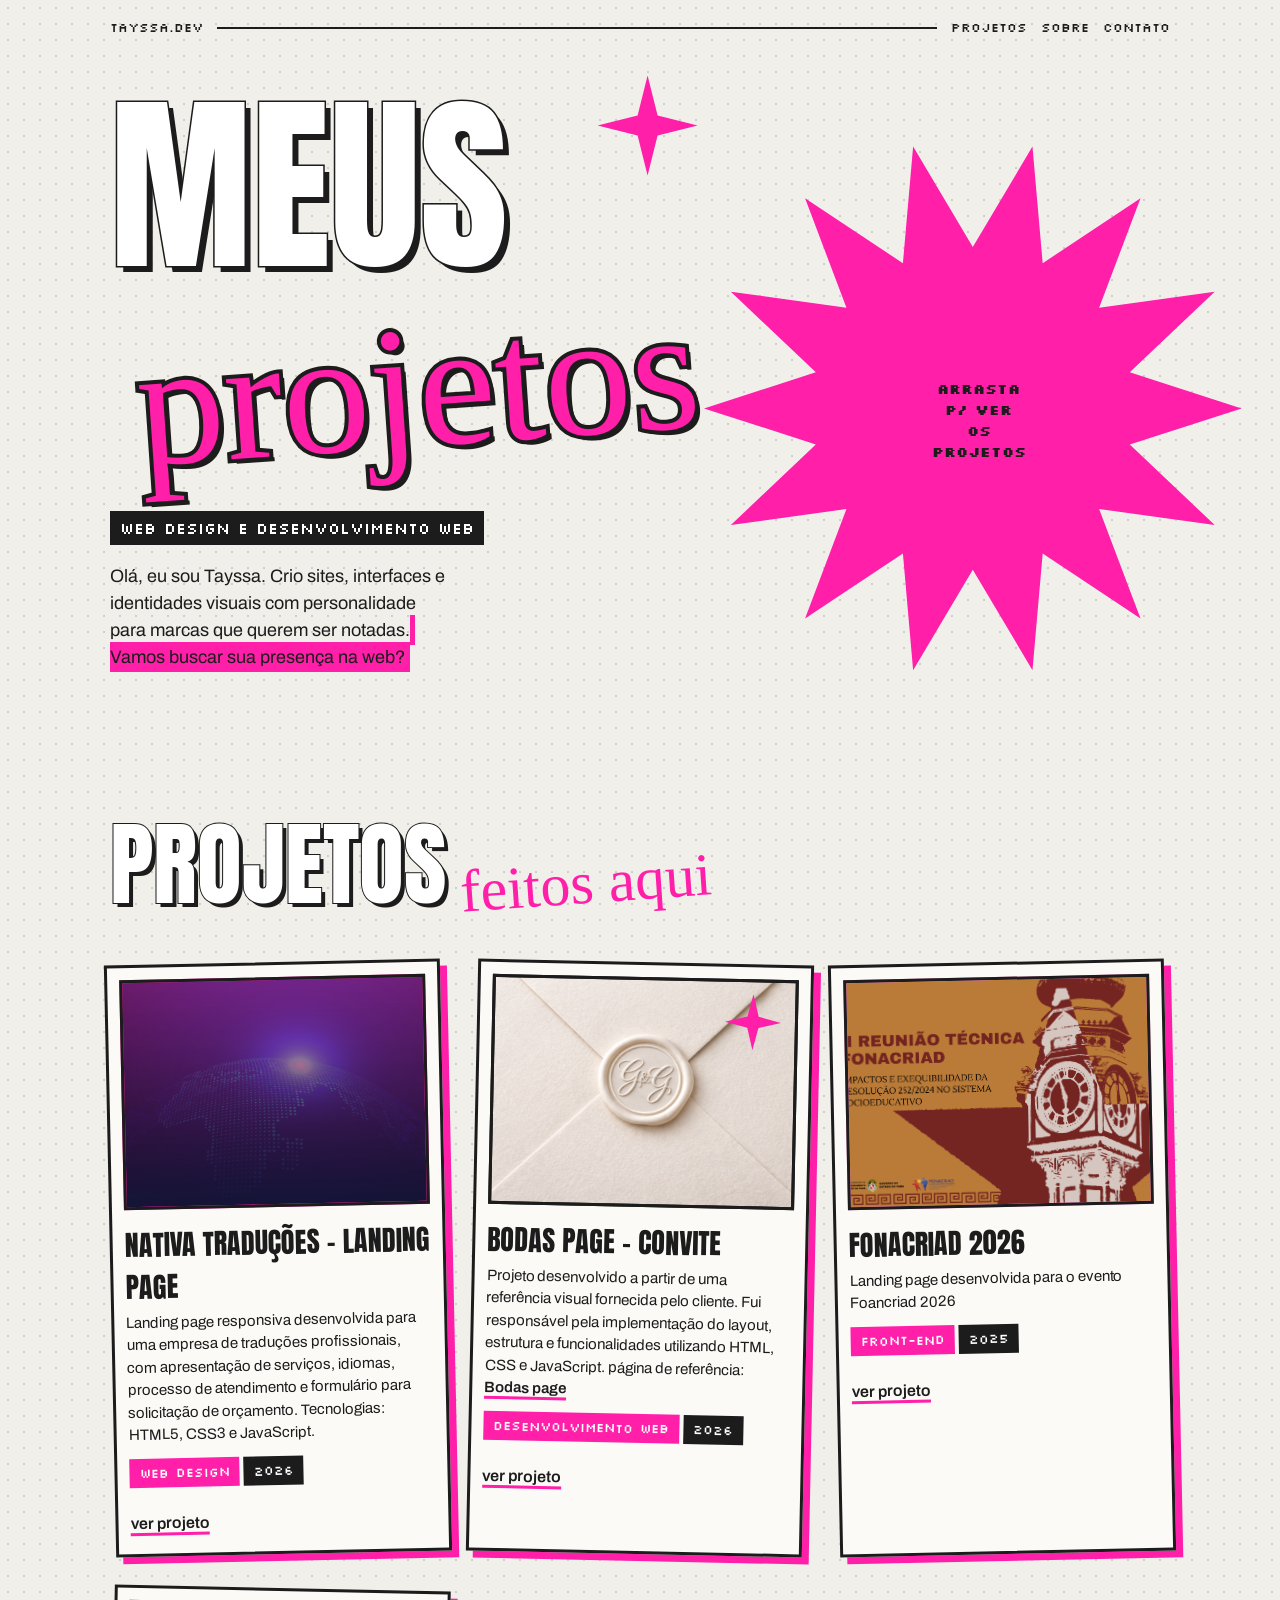
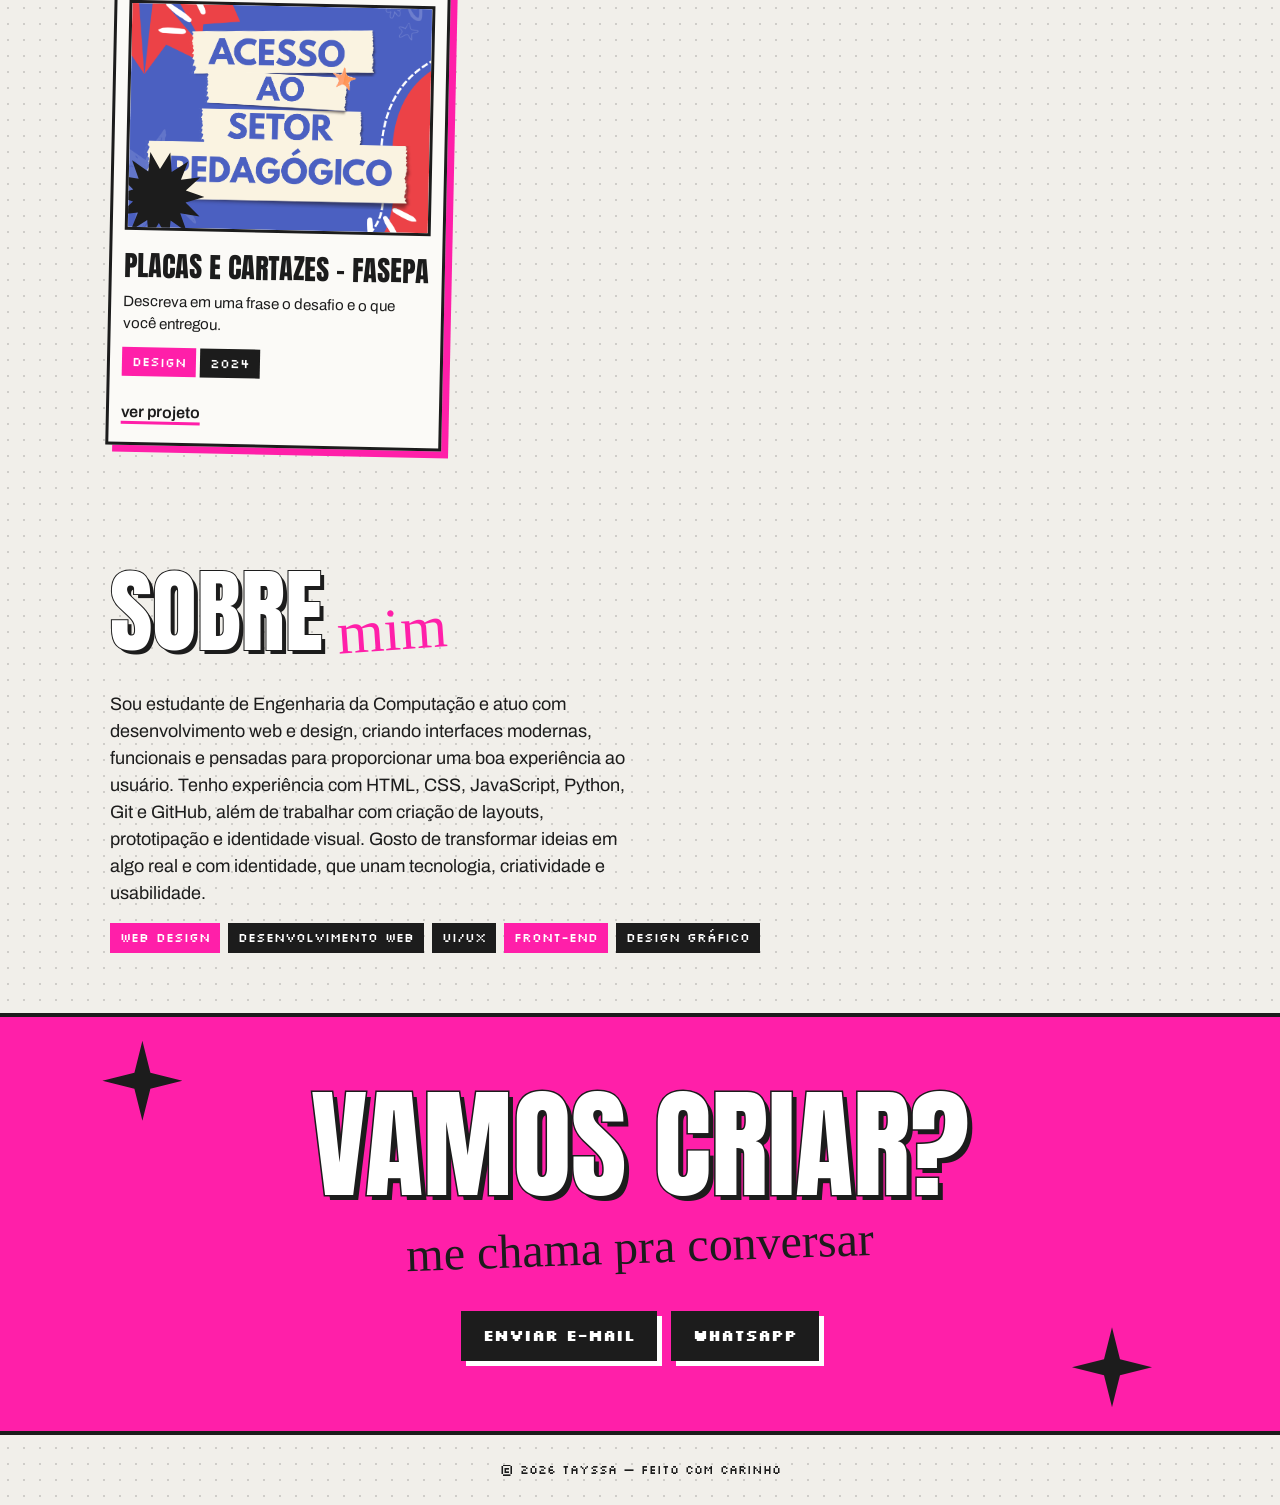
<file: index.html>
<!DOCTYPE html>
<html lang="pt-BR">

<head>
  <meta charset="utf-8">
  <meta name="viewport" content="width=device-width, initial-scale=1, viewport-fit=cover">
  <title>Portfólio — Tayssa</title>
  <link
    href="https://fonts.googleapis.com/css2?family=Anton&family=Permanent+Marker&family=Silkscreen:wght@400;700&family=Archivo:wght@400;600&display=swap"
    rel="stylesheet">
  <style>
    :root {
      --pink: #ff1fa9;
      --pink2: #f27ac0;
      --paper: #f1efea;
      --ink: #1c1c1c;
      --dot: rgba(0, 0, 0, .14);
      --card: #fbfaf7;
      box-sizing: border-box;
      padding-top: env(safe-area-inset-top, 0px);
      padding-bottom: env(safe-area-inset-bottom, 0px)
    }

    @media (prefers-color-scheme:dark) {
      :root:not([data-theme="light"]) {
        --paper: #171717;
        --ink: #f1efea;
        --dot: rgba(255, 255, 255, .12);
        --card: #232323
      }
    }

    :root[data-theme="dark"] {
      --paper: #171717;
      --ink: #f1efea;
      --dot: rgba(255, 255, 255, .12);
      --card: #232323
    }

    * {
      box-sizing: border-box;
      margin: 0
    }

    html {
      scroll-behavior: smooth;
      scroll-padding-top: env(safe-area-inset-top, 0px)
    }

    body {
      background: var(--paper) radial-gradient(var(--dot) 1px, transparent 1.5px) 0 0/16px 16px;
      color: var(--ink);
      font-family: Archivo, system-ui, sans-serif;
      line-height: 1.5;
      overflow-x: hidden
    }

    a {
      color: inherit
    }

    a:focus-visible {
      outline: 3px solid var(--pink);
      outline-offset: 3px
    }

    .wrap {
      max-width: 1100px;
      margin: 0 auto;
      padding: 0 20px
    }

    .tag {
      font-family: Silkscreen, monospace;
      font-size: 13px;
      background: #1c1c1c;
      color: #fff;
      padding: 5px 10px;
      display: inline-block
    }

    .marker {
      font-family: 'Permanent Marker', cursive;
      color: var(--pink)
    }

    h1,
    h2 {
      font-family: Anton, Impact, sans-serif;
      font-weight: 400;
      line-height: .95;
      text-transform: uppercase
    }
    .pink{
      background-color:#ff1fa9;
      width: max-content;
      padding: 5px;
    }
    .star {
      position: absolute;
      background: #1c1c1c;
      clip-path: polygon(50% 0, 60% 40%, 100% 50%, 60% 60%, 50% 100%, 40% 60%, 0 50%, 40% 40%)
    }

    .star.p {
      background: var(--pink)
    }

    .burst {
      position: absolute;
      background: var(--pink)
    }

    .check {
      background: repeating-conic-gradient(var(--pink) 0 25%, #fff 0 50%) 0 0/28px 28px
    }

    .halftone {
      background: radial-gradient(#1c1c1c 28%, transparent 30%) 0 0/9px 9px, #fff
    }

    nav {
      display: flex;
      justify-content: space-between;
      align-items: center;
      padding: 18px 0;
      font-family: Silkscreen, monospace;
      font-size: 13px
    }

    nav span {
      flex: 1;
      border-top: 2px solid var(--ink);
      margin: 0 14px
    }

    nav a {
      text-decoration: none
    }

    /* hero */
    .hero {
      position: relative;
      padding: 40px 0 90px
    }

    .hero h1 {
      font-size: clamp(64px, 16vw, 190px);
      -webkit-text-stroke: 3px #1c1c1c;
      color: #fff;
      paint-order: stroke fill;
      text-shadow: 6px 6px 0 #1c1c1c
    }

    .hero .marker {
      display: block;
      font-size: clamp(40px, 8vw, 96px);
      line-height: .9;
      margin: .1em 0 0 .5em;
      transform: rotate(-5deg);
      text-shadow: 5px 5px 0 #1c1c1c
    }

    .hero .pj {
      font-family: 'Permanent Marker', cursive;
      color: var(--pink);
      -webkit-text-stroke: 8px #1c1c1c;
      paint-order: stroke fill;
      font-size: .92em;
      line-height: 1.1;
      display: inline-block;
      transform: rotate(-4deg);
      margin-left: .15em;
      text-shadow: 5px 5px 0 #1c1c1c;
      text-transform: none
    }

    .hero .tag {
      margin-top: 28px;
      font-size: 16px
    }

    .hero .lead {
      max-width: 34ch;
      margin-top: 18px;
      font-size: 18px
    }

    .polaroid {
      position: absolute;
      right: 2%;
      top: 70px;
      width: min(230px, 38vw);
      aspect-ratio: 1;
      transform: rotate(7deg);
      border: 6px solid #fff;
      box-shadow: 6px 6px 0 #1c1c1c;
      overflow: hidden
    }

    .polaroid.check {
      border-color: #fff
    }

    .hero {
      --b: clamp(300px, 42vw, 660px);
      --r: calc(3vw - (100vw - 100%)/2)
    }

    .hero .burst {
      width: var(--b);
      height: var(--b);
      right: var(--r);
      top: 50%;
      margin-top: calc(var(--b)/-2)
    }

    .hero h1,
    .hero .tag,
    .hero .lead {
      position: relative;
      z-index: 1
    }

    .hero .star {
      width: 100px;
      height: 100px;
      left: 46%;
      top: 20px
    }

    .hero .sticker {
      position: absolute;
      z-index: 2;
      right: calc(var(--r) + var(--b)/2 - 55px);
      top: calc(50% - 55px);
      background: transparent;
      color: #1c1c1c;
      font-weight: 700;
      font-family: Silkscreen, monospace;
      font-size: 14px;
      text-align: center;
      padding: 26px 14px;
      width: 110px;
      height: 110px;
      display: grid;
      place-items: center
    }

    /* projetos */
    section {
      padding: 60px 0
    }

    .head {
      display: flex;
      flex-wrap: wrap;
      align-items: baseline;
      gap: 14px;
      margin-bottom: 34px
    }

    .head h2 {
      font-size: clamp(44px, 9vw, 92px);
      -webkit-text-stroke: 2px #1c1c1c;
      color: #fff;
      paint-order: stroke fill;
      text-shadow: 4px 4px 0 #1c1c1c
    }

    .head .marker {
      font-size: clamp(34px, 6vw, 60px);
      transform: rotate(-4deg)
    }

    .grid {
      display: grid;
      grid-template-columns: repeat(auto-fill, minmax(290px, 1fr));
      gap: 34px 26px
    }

    .card {
      background: var(--card);
      border: 3px solid #1c1c1c;
      box-shadow: 7px 7px 0 var(--pink);
      padding: 12px 12px 18px;
      position: relative;
      transition: transform .15s
    }

    .card:nth-child(odd) {
      transform: rotate(-1.2deg)
    }

    .card:nth-child(even) {
      transform: rotate(1.2deg)
    }

    .card:hover {
      transform: rotate(0) translateY(-4px)
    }

    .art {
      aspect-ratio: 4/3;
      border: 3px solid #1c1c1c;
      position: relative;
      overflow: hidden;
      display: grid;
      place-items: center
    }
    .art img {
      position: absolute;
      inset: 0;
      width: 100%;
      height: 100%;
      object-fit: cover;
      object-position: center;
      display: block
    }

    .art b {
      font-family: Anton, sans-serif;
      font-weight: 400;
      font-size: 64px;
      text-transform: uppercase;
      color: #fff;
      -webkit-text-stroke: 2px #1c1c1c;
      paint-order: stroke fill;
      text-shadow: 4px 4px 0 #1c1c1c;
      position: relative
    }

    .a1 {
      background: var(--pink)
    }

    .a2 {
      background: #1c1c1c
    }

    .a2 b {
      text-shadow: 4px 4px 0 var(--pink)
    }

    .a3 {
      background: #fff
    }

    .a4 {
      background: var(--pink2)
    }

    .a5 {
      background: var(--paper) repeating-linear-gradient(45deg, transparent 0 14px, var(--pink) 14px 18px)
    }

    .a6 {
      background: #fff
    }

    .card h3 {
      font-family: Anton, sans-serif;
      font-weight: 400;
      font-size: 28px;
      text-transform: uppercase;
      margin: 14px 0 4px
    }

    .card h3 a {
      text-decoration: none
    }

    .card h3 a:hover {
      color: var(--pink)
    }

    .card p {
      font-size: 15px;
      margin-bottom: 12px
    }

    .card .tag {
      background: var(--pink);
      margin-right: 4px
    }

    .card .tag.k {
      background: #1c1c1c
    }

    .card a {
      font-weight: 600;
      text-decoration-color: var(--pink);
      text-decoration-thickness: 3px;
      text-underline-offset: 4px
    }

    /* sobre */
    .about {
      display: block
    }

    .photo {
      aspect-ratio: 3/4;
      max-width: 340px;
      margin: 0 auto;
      position: relative;
      border: 3px solid #1c1c1c;
      box-shadow: 8px 8px 0 #1c1c1c;
      background: var(--pink);
      transform: rotate(-3deg);
      display: grid;
      place-items: center
    }

    .photo span {
      font-family: Silkscreen, monospace;
      color: #fff;
      font-size: 14px;
      text-align: center;
      padding: 10px
    }

    .photo .star {
      width: 60px;
      height: 60px;
      right: -22px;
      top: -22px
    }

    .about p {
      font-size: 18px;
      margin: 16px 0;
      max-width: 52ch
    }

    .skills {
      display: flex;
      flex-wrap: wrap;
      gap: 8px
    }

    .skills .tag:nth-child(3n+1) {
      background: var(--pink)
    }

    /* contato */
    .contact {
      background: var(--pink);
      border-top: 4px solid #1c1c1c;
      border-bottom: 4px solid #1c1c1c;
      text-align: center;
      position: relative;
      overflow: hidden;
      padding: 70px 0
    }

    .contact h2 {
      font-size: clamp(46px, 11vw, 120px);
      color: #fff;
      -webkit-text-stroke: 3px #1c1c1c;
      paint-order: stroke fill;
      text-shadow: 5px 5px 0 #1c1c1c
    }

    .contact .marker {
      color: #1c1c1c;
      font-size: clamp(28px, 5vw, 48px);
      display: block;
      margin: 10px 0 28px;
      transform: rotate(-2deg)
    }

    .btns {
      display: flex;
      flex-wrap: wrap;
      gap: 14px;
      justify-content: center
    }

    .btn {
      font-family: Silkscreen, monospace;
      font-weight: 700;
      font-size: 15px;
      background: #1c1c1c;
      color: #fff;
      padding: 14px 22px;
      text-decoration: none;
      box-shadow: 5px 5px 0 #fff
    }

    .btn:hover {
      background: #fff;
      color: #1c1c1c;
      box-shadow: 5px 5px 0 #1c1c1c
    }

    .contact .star {
      width: 80px;
      height: 80px
    }

    footer {
      padding: 26px 0;
      font-family: Silkscreen, monospace;
      font-size: 12px;
      text-align: center
    }

    @media(max-width:760px) {
      .about {
        grid-template-columns: 1fr
      }

      .polaroid {
        position: relative;
        top: 0;
        right: auto;
        margin: 30px auto 0
      }

      .hero .burst,
      .hero .sticker {
        display: none
      }

      .hero .star {
        left: auto;
        right: 10px
      }
    }

    @media(prefers-reduced-motion:reduce) {
      .card {
        transition: none
      }
    }
  </style>
</head>

<body>
  <div class="wrap">
    <nav><a href="#top">Tayssa.dev</a><span></span><a href="#projetos">projetos</a>&nbsp;&nbsp;<a
        href="#sobre">sobre</a>&nbsp;&nbsp;<a href="#contato">contato</a></nav>

    <header class="hero" id="top">
      <i class="star p" aria-hidden="true"></i>
      <i class="burst" aria-hidden="true"></i>
      <h1>Meus<br><span class="pj">projetos</span></h1>
      <span class="tag">web design e desenvolvimento web</span>
      <p class="lead">Olá, eu sou Tayssa. Crio sites, interfaces e identidades visuais com personalidade para marcas
        que querem ser notadas.<span class="pink"> Vamos buscar sua presença na web?</span></p>
      <div class="sticker">arrasta p/ ver os projetos</div>
    </header>

    <section id="projetos">
      <div class="head">
        <h2>Projetos</h2><span class="marker">feitos aqui</span>
      </div>
      <div class="grid">
        <article class="card">
          <div class="art a1"><img src="paginas/NativaTraduções/img/Frame 12.png" alt=""></div>
          <h3>Nativa Traduções - Landing Page</h3>
          <p>Landing page responsiva desenvolvida para uma empresa de traduções profissionais, com apresentação de serviços, idiomas, processo de atendimento e formulário para solicitação de orçamento.

Tecnologias: HTML5, CSS3 e JavaScript.</p><span class="tag">web design</span><span
            class="tag k">2026</span><br><br><a href="paginas/NativaTraduções/index.html">ver projeto</a>
        </article>
        <article class="card">
          <div class="art a2"><img src="paginas/bodas_page/img/capa_img.png" alt=""><i class="star p" style="width:56px;height:56px;right:14px;top:12px"></i></div>
          <h3>Bodas Page - Convite</h3>
          <p>Projeto desenvolvido a partir de uma referência visual fornecida pelo cliente. Fui responsável pela implementação do layout, estrutura e funcionalidades utilizando HTML, CSS e JavaScript.
            página de referência: <a href="https://finca-demo.thedigitalyes.com/">Bodas page</a>
          </p><span class="tag">desenvolvimento web</span><span
            class="tag k">2026</span><br><br><a href="paginas/bodas_page/index.html">ver projeto</a>
        </article>
        <!-- <article class="card">
          <div class="art a3 halftone"><img src="img/cofee.png" alt=""></div>
          <h3>Coffe shop - Page</h3>
          <p>Descreva em uma frase o desafio e o que você entregou.</p><span class="tag">design de interface</span><span
            class="tag k">2025</span><br><br><a href="cofee.html">ver projeto</a>
        </article> -->
         <article class="card">
          <div class="art a4 check" style="background-size:34px 34px"><img src="img/banner fonacriad2026.png" alt=""></div>
          <h3>FONACRIAD 2026</h3>
          <p>Landing page desenvolvida para o evento Foancriad 2026</p><span class="tag">front-end</span><span
            class="tag k">2025</span><br><br><a href="https://fasepa.pa.gov.br/ii-reuniao-tecnica-fonacriad/">ver projeto</a>
        </article> 
        <!-- <article class="card">
          <div class="art a5"><img src="img/barber.png" alt=""></div>
          <h3>Barber Curse - Landing Page</h3>
          <p>Descreva em uma frase o desafio e o que você entregou.</p><span class="tag">e-commerce</span><span
            class="tag k">2025</span><br><br><a href="barber.html">ver projeto</a>
        </article> -->
        <article class="card">
          <div class="art a6"><img src="img/Acesso ao Setor Pedagogico.png" alt=""><i class="burst"
              style="width:90px;height:90px;left:-14px;bottom:-14px;background:#1c1c1c"></i></div>
          <h3>Placas e
              Cartazes - FASEPA</a></h3>
          <p>Descreva em uma frase o desafio e o que você entregou.</p><span class="tag">design</span><span
            class="tag k">2024</span><br><br><a href="fasepa.html" target="_blank"
            rel="noopener">ver projeto</a>
        </article>
      </div>
    </section>

    <section id="sobre">
      <div class="about">
        <div>
          <div class="head" style="margin-bottom:0">
            <h2>Sobre</h2><span class="marker">mim</span>
          </div>
          <p>Sou estudante de Engenharia da Computação e atuo com desenvolvimento web e design, criando interfaces modernas, funcionais e pensadas para proporcionar uma boa experiência ao usuário.

Tenho experiência com HTML, CSS, JavaScript, Python, Git e GitHub, além de trabalhar com criação de layouts, prototipação e identidade visual. Gosto de transformar ideias em algo real e com identidade, que unam tecnologia, criatividade e usabilidade. </p>
          <div class="skills"><span class="tag">web design</span><span class="tag">desenvolvimento web</span><span
              class="tag">UI/UX</span><span class="tag">front-end</span><span class="tag">design gráfico</span></div>
        </div>
      </div>
    </section>
  </div>

  <section class="contact" id="contato">
    <i class="star" aria-hidden="true" style="left:8%;top:24px"></i>
    <i class="star" aria-hidden="true" style="right:10%;bottom:24px"></i>
    <div class="wrap">
      <h2>Vamos criar?</h2>
      <span class="marker">me chama pra conversar</span>
      <div class="btns">
        <a class="btn" href="mailto:taissasouza05@gmail.com">enviar e-mail</a>
        <a class="btn" href="https://wa.me/91981791481">whatsapp</a>
      </div>
    </div>
  </section>
  <footer>© 2026 Tayssa — feito com carinho</footer>

  <script>
    // formas de explosão (burst) em CSS clip-path
    (function () {
      var n = 14, p = []; for (var i = 0; i < n * 2; i++) { var r = i % 2 ? 30 : 50, a = Math.PI * i / n; p.push((50 + r * Math.cos(a)).toFixed(1) + '% ' + (50 + r * Math.sin(a)).toFixed(1) + '%') }
      document.querySelectorAll('.burst').forEach(function (e) { e.style.clipPath = 'polygon(' + p.join(',') + ')' })
    })();
  </script>
</body>

</html>
</file>
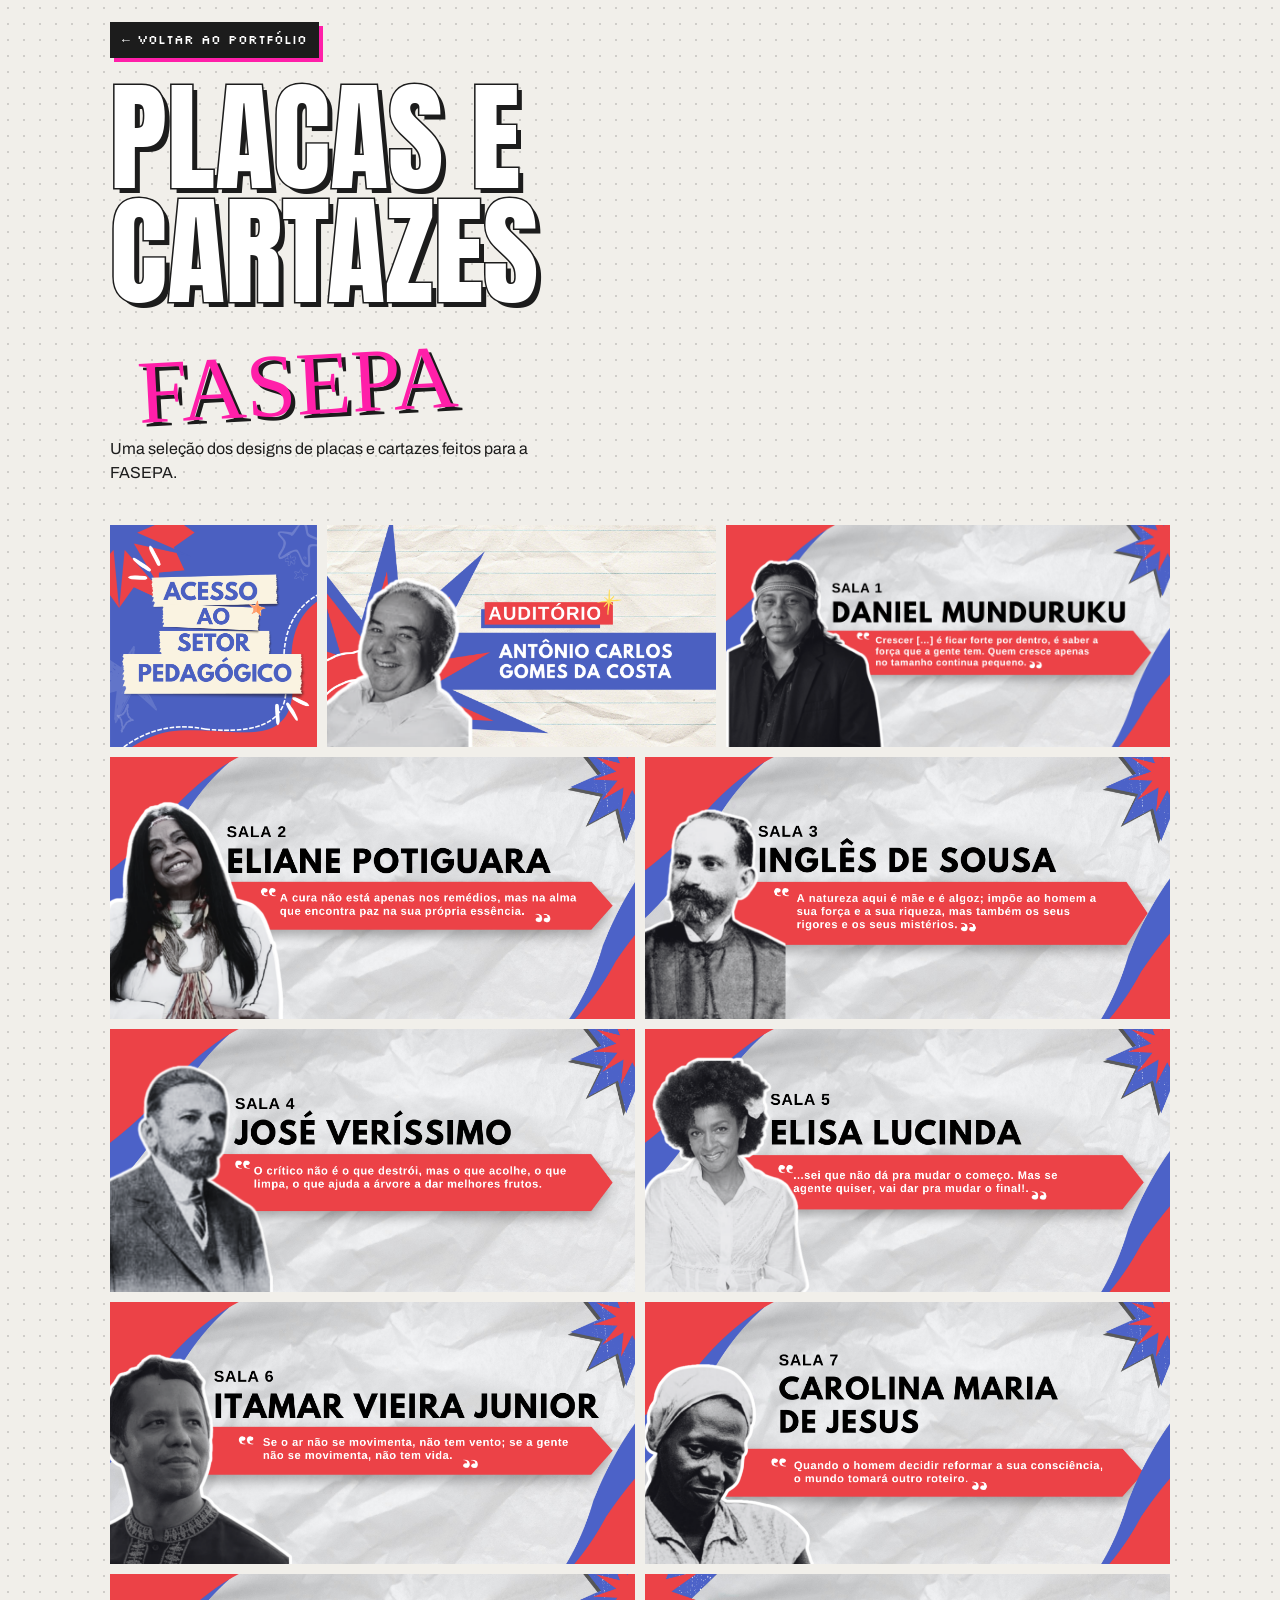
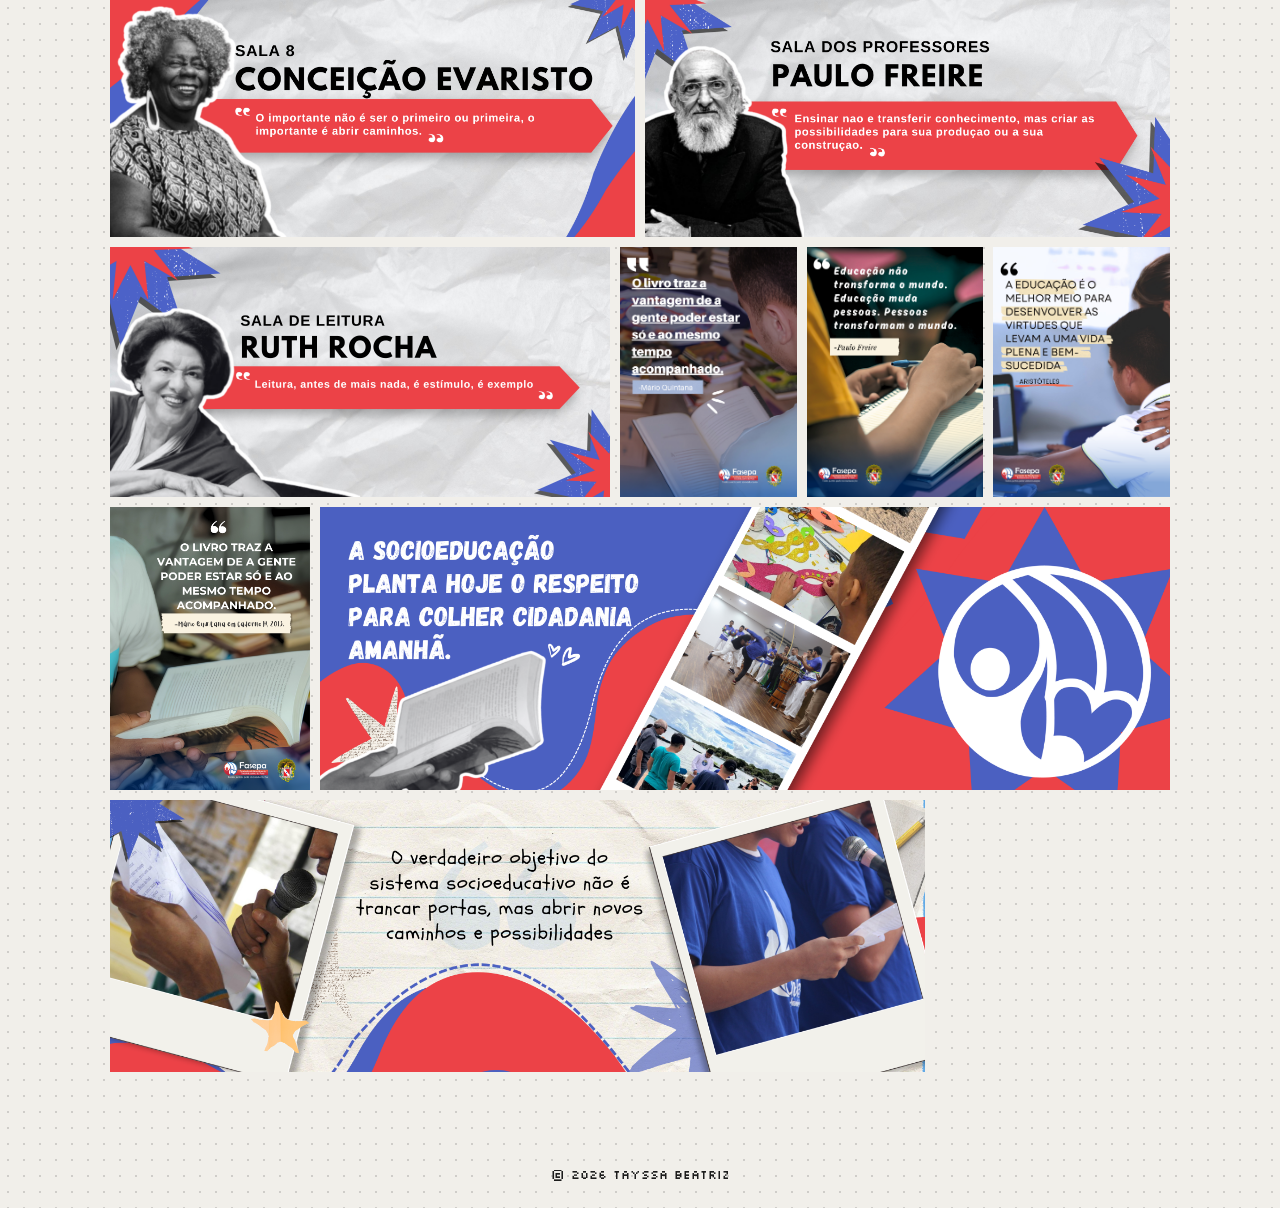
<file: fasepa.html>
<!DOCTYPE html>
<html lang="pt-BR">

<head>
    <meta charset="utf-8">
    <meta name="viewport" content="width=device-width, initial-scale=1, viewport-fit=cover">
    <title>Placas e Cartazes - FASEPA</title>
    <link
        href="https://fonts.googleapis.com/css2?family=Anton&family=Permanent+Marker&family=Silkscreen:wght@400;700&family=Archivo:wght@400;600&display=swap"
        rel="stylesheet">
    <style>
        :root {
            --pink: #ff1fa9;
            --paper: #f1efea;
            --ink: #1c1c1c;
            --dot: rgba(0, 0, 0, .14);
            --card: #fbfaf7;
            box-sizing: border-box;
            padding-top: env(safe-area-inset-top, 0px);
            padding-bottom: env(safe-area-inset-bottom, 0px)
        }

        @media (prefers-color-scheme:dark) {
            :root:not([data-theme="light"]) {
                --paper: #171717;
                --ink: #f1efea;
                --dot: rgba(255, 255, 255, .12);
                --card: #232323
            }
        }

        :root[data-theme="dark"] {
            --paper: #171717;
            --ink: #f1efea;
            --dot: rgba(255, 255, 255, .12);
            --card: #232323
        }

        * {
            box-sizing: border-box;
            margin: 0
        }

        body {
            background: var(--paper) radial-gradient(var(--dot) 1px, transparent 1.5px) 0 0/16px 16px;
            color: var(--ink);
            font-family: Archivo, system-ui, sans-serif;
            line-height: 1.5;
            overflow-x: hidden
        }

        .wrap {
            max-width: 1100px;
            margin: 0 auto;
            padding: 0 20px
        }

        a {
            color: inherit
        }

        .back {
            display: inline-block;
            margin: 22px 0;
            font-family: Silkscreen, monospace;
            font-size: 13px;
            background: #1c1c1c;
            color: #fff;
            padding: 8px 12px;
            text-decoration: none;
            box-shadow: 4px 4px 0 var(--pink)
        }

        h1 {
            font-family: Anton, Impact, sans-serif;
            font-weight: 400;
            text-transform: uppercase;
            line-height: .95;
            font-size: clamp(48px, 11vw, 120px);
            color: #fff;
            -webkit-text-stroke: 3px #1c1c1c;
            paint-order: stroke fill;
            text-shadow: 5px 5px 0 #1c1c1c
        }

        .marker {
            display: block;
            font-family: 'Permanent Marker', cursive;
            color: var(--pink);
            font-size: clamp(40px, 8vw, 90px);
            line-height: 1.1;
            transform: rotate(-3deg);
            margin: 8px 0 0 .3em;
            text-shadow: 4px 4px 0 #1c1c1c
        }

        .sub {
            margin: 22px 0 40px;
            max-width: 50ch
        }

        /* galeria: linhas de mesma altura, cada foto na sua proporção */
        .grid {
            display: flex;
            flex-wrap: wrap;
            gap: 10px;
            padding-bottom: 70px
        }

        .grid::after {
            content: "";
            flex-grow: 999
        }

        figure {
            margin: 0;
            flex: 1 1 220px;
            cursor: zoom-in
        }

        .slot {
            display: block;
            line-height: 0
        }

        figure img {
            display: block;
            width: 100%;
            height: auto
        }

        #lb {
            position: fixed;
            inset: 0;
            background: rgba(0, 0, 0, .92);
            display: none;
            place-items: center;
            padding: 20px;
            z-index: 9;
            cursor: zoom-out
        }

        #lb.on {
            display: grid
        }

        #lb img {
            max-width: 100%;
            max-height: 100%
        }

        footer {
            padding: 24px 0;
            font-family: Silkscreen, monospace;
            font-size: 12px;
            text-align: center
        }
    </style>
</head>

<body>
    <div class="wrap">
        <a class="back" href="index.html">← voltar ao portfólio</a>
        <h1>Placas e<br>Cartazes</h1>
        <span class="marker">FASEPA</span>
        <p class="sub">Uma seleção dos designs de placas e cartazes feitos para a FASEPA.</p>
        <div class="grid">
            <figure>
                <div class="slot"><img src="img/Acesso ao Setor Pedagogico.png" alt=""></div>
            </figure>
            <figure>
                <div class="slot"><img src="img/placaAuditorio.png" alt=""></div>
            </figure>
            <figure>
                <div class="slot"><img src="img/placaSala1.png" alt=""></div>
            </figure>
            <figure>
                <div class="slot"><img src="img/placaSala2.png" alt=""></div>
            </figure>
            <figure>
                <div class="slot"><img src="img/placaSala3.png" alt=""></div>
            </figure>
            <figure>
                <div class="slot"><img src="img/placaSala4.png" alt=""></div>
            </figure>
            <figure>
                <div class="slot"><img src="img/placaSala5.png" alt=""></div>
            </figure>
            <figure>
                <div class="slot"><img src="img/placaSala6.png" alt=""></div>
            </figure>
            <figure>
                <div class="slot"><img src="img/placaSala7.png" alt=""></div>
            </figure>
            <figure>
                <div class="slot"><img src="img/placaSala8.png" alt=""></div>
            </figure>
            <figure>
                <div class="slot"><img src="img/placaSala9.png" alt=""></div>
            </figure>
            <figure>
                <div class="slot"><img src="img/placaSala10.png" alt=""></div>
            </figure>
            <figure>
                <div class="slot"><img src="img/Banner1.png" alt=""></div>
            </figure>
            <figure>
                <div class="slot"><img src="img/Banner2.png" alt=""></div>
            </figure>
            <figure>
                <div class="slot"><img src="img/Banner3.png" alt=""></div>
            </figure>
            <figure>
                <div class="slot"><img src="img/Banner4.png" alt=""></div>
            </figure>
            <figure>
                <div class="slot"><img src="img/FAIXA1.png" alt=""></div>
            </figure>
            <figure>
                <div class="slot"><img src="img/FAIXA2.png" alt=""></div>
            </figure>
        </div>
    </div>
    <div id="lb"><img alt=""></div>
    <footer>© 2026 Tayssa Beatriz</footer>
    <script>
        document.querySelectorAll("figure img").forEach(function (i) {
            function f() { var w = i.naturalWidth / i.naturalHeight * 220; i.closest("figure").style.flex = w + " 1 " + w + "px" }
            i.complete && i.naturalWidth ? f() : i.addEventListener("load", f);
        });
        var lb = document.getElementById("lb"), li = lb.querySelector("img");
        document.querySelectorAll("figure img").forEach(function (i) { i.addEventListener("click", function () { li.src = i.src; li.alt = i.alt; lb.classList.add("on") }) });
        lb.addEventListener("click", function () { lb.classList.remove("on") });
    </script>
</body>

</html>
</file>
